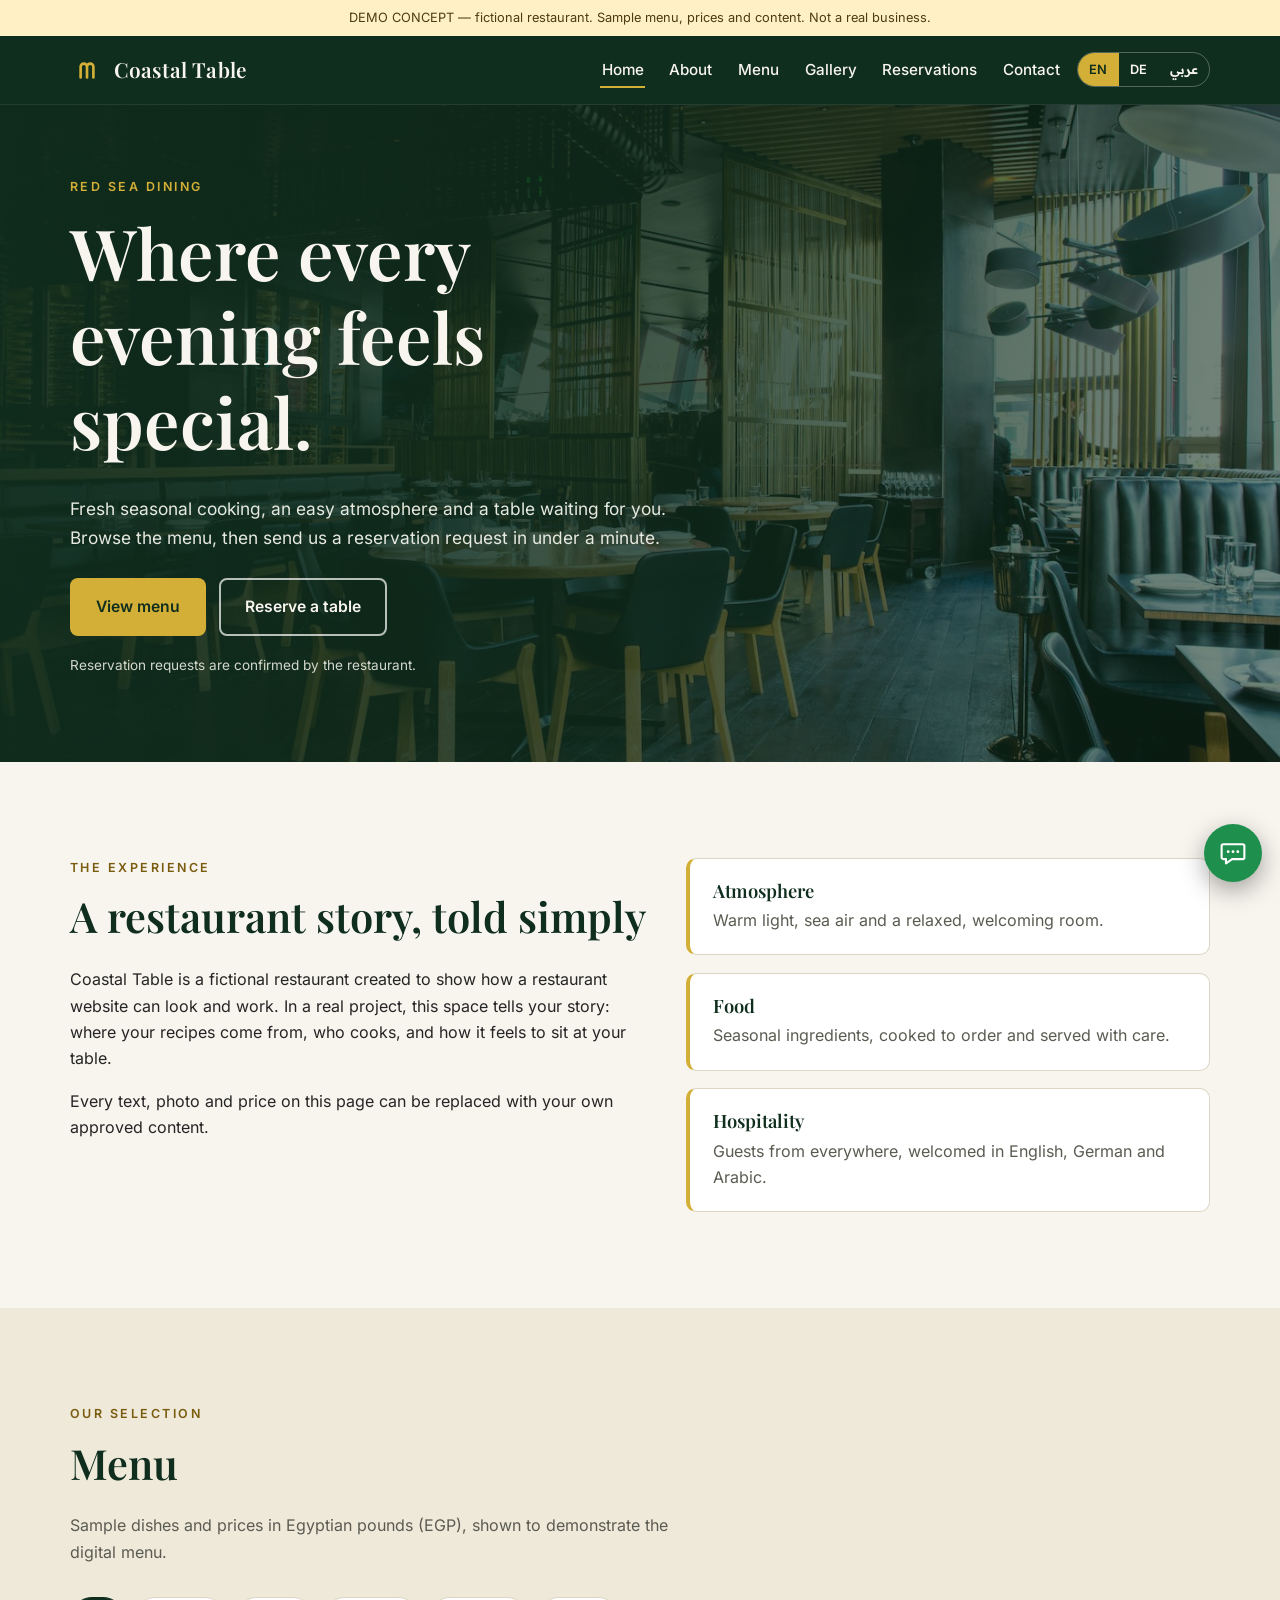
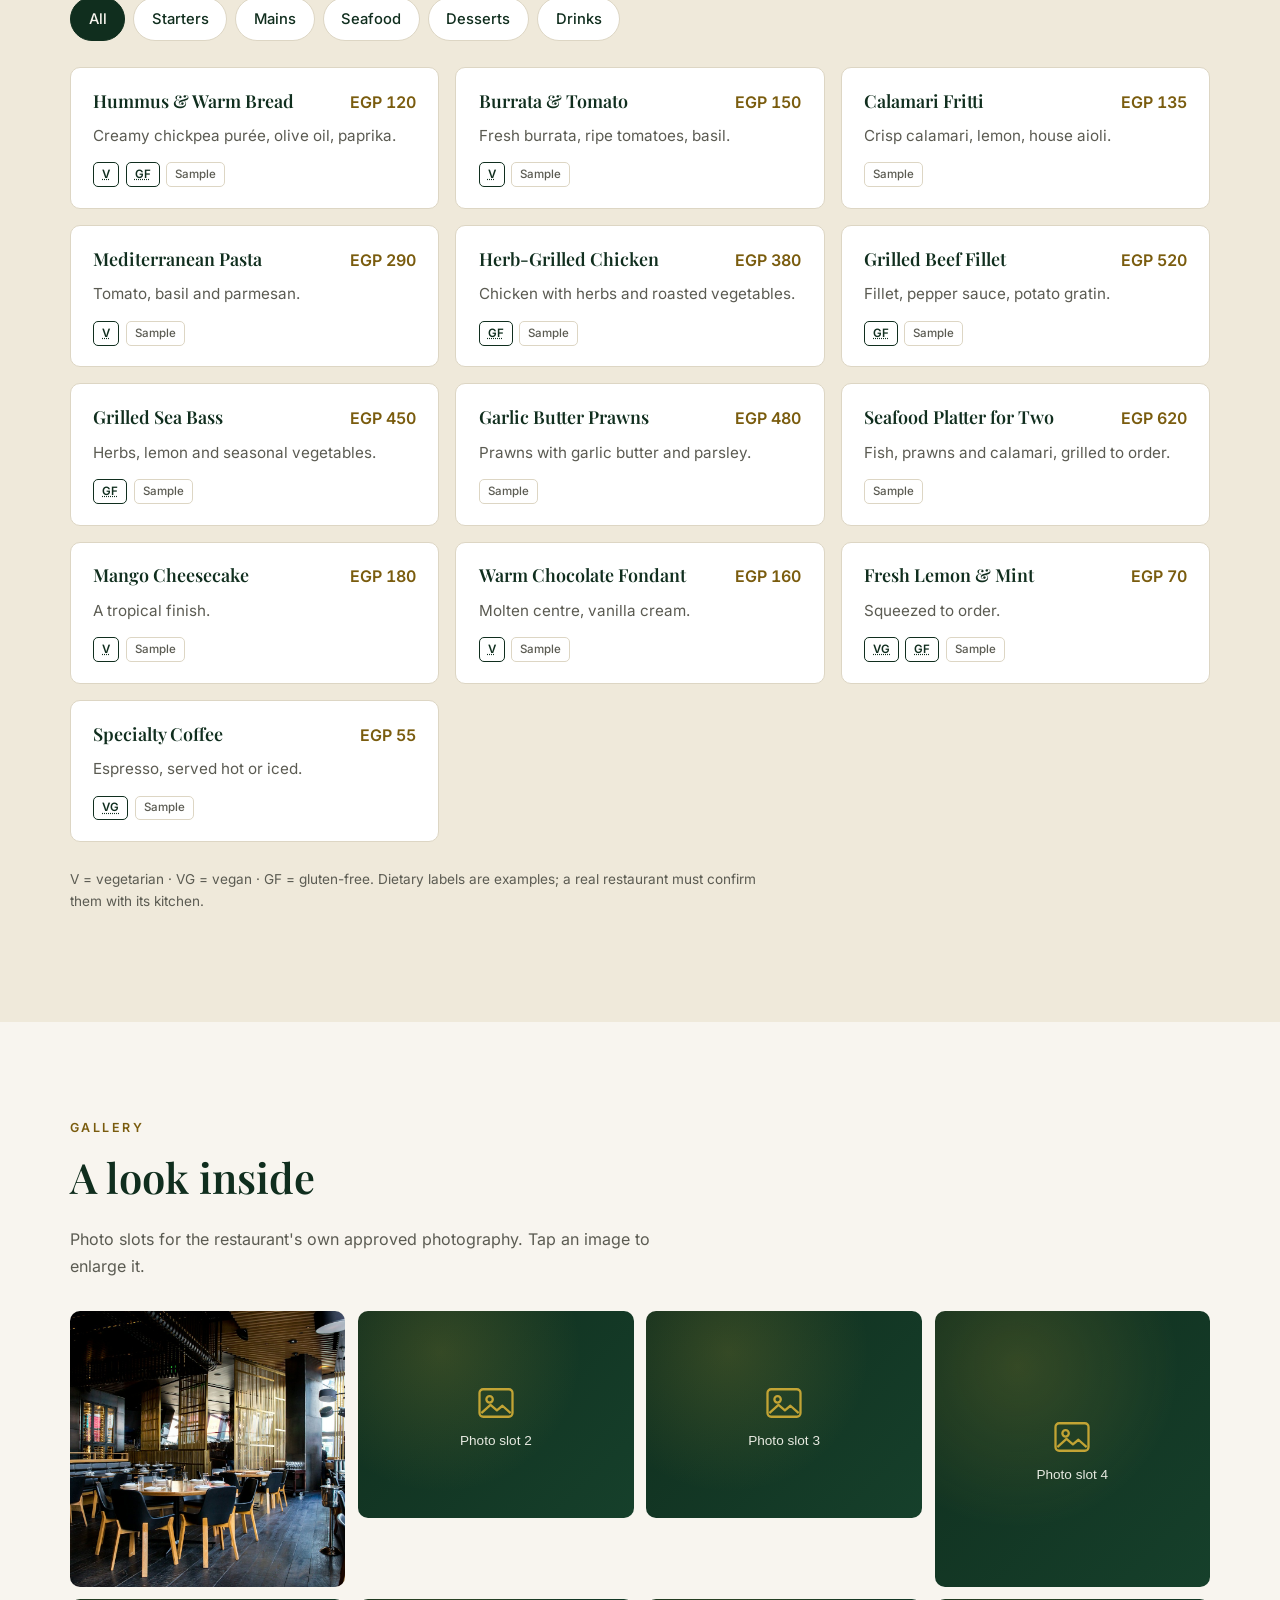
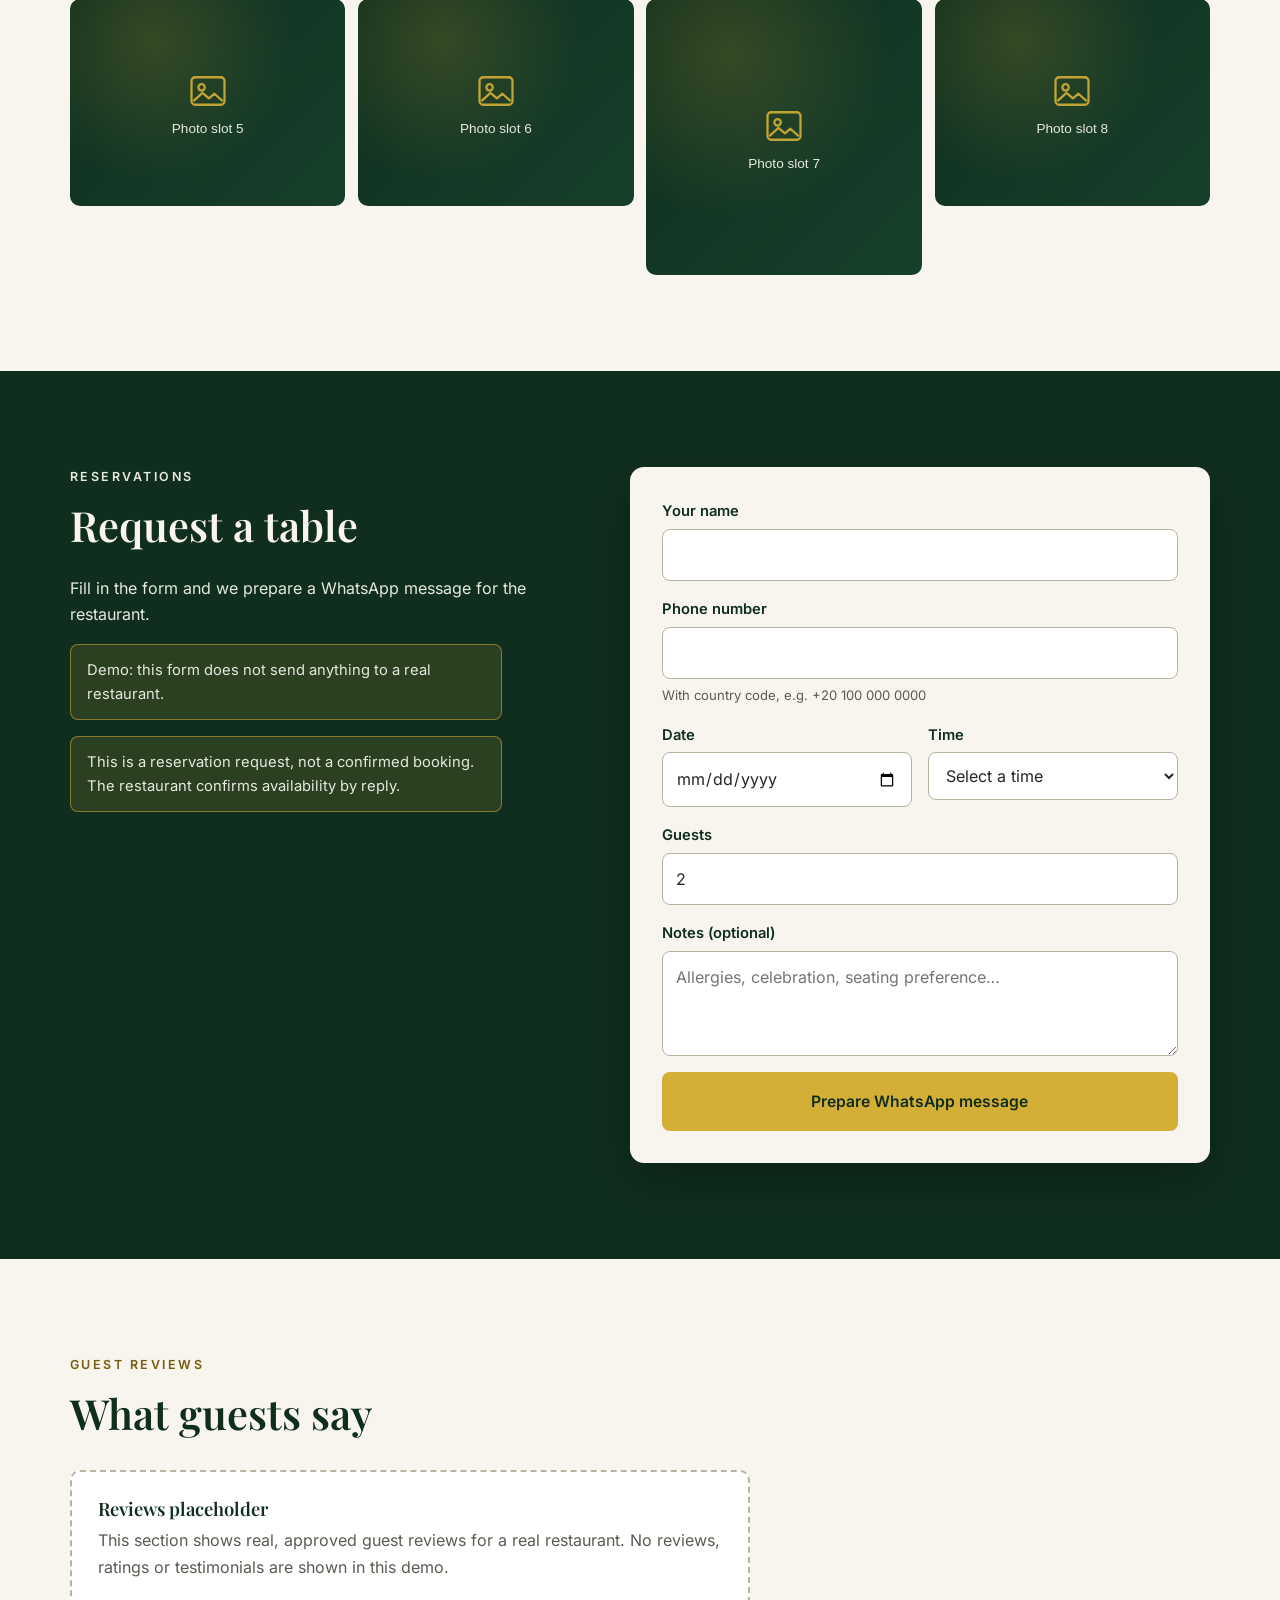
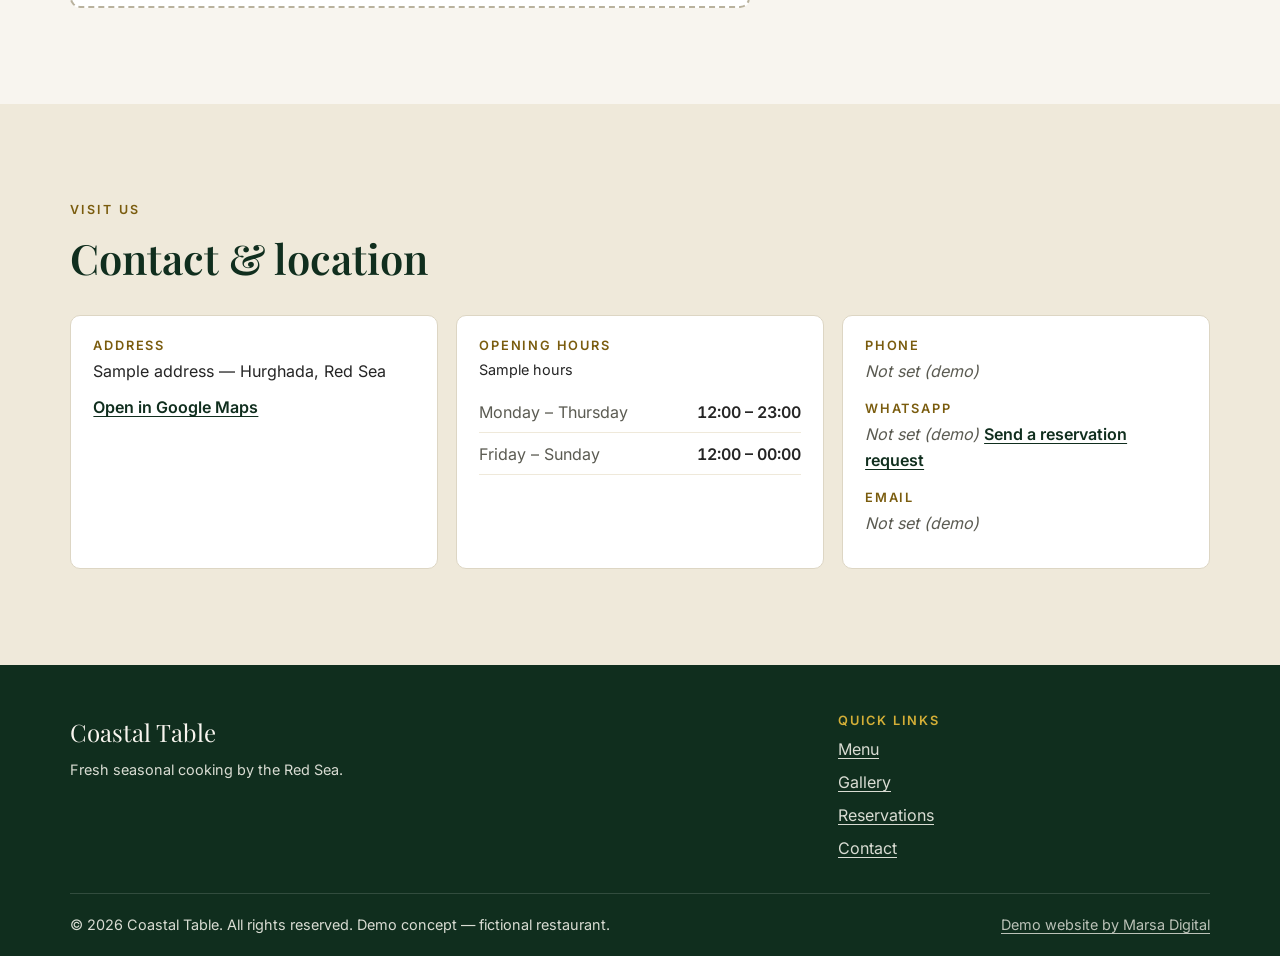
<file: index.html>
<!doctype html>
<html lang="en" dir="ltr">
<head>
  <meta charset="utf-8">
  <meta name="viewport" content="width=device-width, initial-scale=1">
  <title>Coastal Table | Restaurant Demo — Hurghada</title>
  <meta name="description" content="A sample restaurant website: digital menu, gallery and table-reservation requests via WhatsApp. Demo concept — fictional restaurant.">
  <!-- Demo only: remove the noindex line when this template becomes a real client's live website. -->
  <meta name="robots" content="noindex, nofollow">
  <meta name="theme-color" content="#102E1E">
  <meta property="og:type" content="website">
  <meta property="og:title" content="Coastal Table | Restaurant Demo — Hurghada">
  <meta property="og:description" content="A sample restaurant website: digital menu, gallery and table-reservation requests via WhatsApp. Demo concept — fictional restaurant.">
  <meta name="twitter:card" content="summary">
  <link rel="icon" href="data:image/svg+xml,%3Csvg xmlns='http://www.w3.org/2000/svg' viewBox='0 0 64 64'%3E%3Crect width='64' height='64' rx='14' fill='%23102E1E'/%3E%3Cpath d='M20 44V24a6 6 0 0 1 12 0v20M32 24a6 6 0 0 1 12 0v20' fill='none' stroke='%23D4AF37' stroke-width='5' stroke-linecap='round'/%3E%3C/svg%3E">
  <link rel="preload" href="assets/fonts/playfair-display-latin-600-normal.woff2" as="font" type="font/woff2" crossorigin>
  <link rel="preload" href="assets/fonts/inter-latin-400-normal.woff2" as="font" type="font/woff2" crossorigin>
  <link rel="stylesheet" href="css/style.css">
</head>
<body>
  <a class="skip-link" href="#main" data-i18n="skip">Skip to main content</a>
  <div class="demo-banner" id="demoBanner" role="note" data-i18n="demo.banner">DEMO CONCEPT — fictional restaurant. Sample menu, prices and content. Not a real business.</div>

  <div class="setup-bar" id="setupBar" role="alert" hidden></div>

  <header class="site-header" id="top">
    <div class="container header-inner">
      <a class="brand" href="#home" aria-label="Coastal Table">
        <svg class="brand-mark" viewBox="0 0 64 64" width="34" height="34" aria-hidden="true" focusable="false"><path d="M20 46V26a6 6 0 0 1 12 0v20M32 26a6 6 0 0 1 12 0v20" fill="none" stroke="currentColor" stroke-width="5" stroke-linecap="round"/></svg>
        <span class="brand-name" id="brandName">Coastal Table</span>
      </a>

      <nav class="main-nav" id="mainNav" aria-label="Main navigation" data-i18n-attr="aria-label:nav.main">
        <ul>
          <li><a href="#home" data-i18n="nav.home">Home</a></li>
          <li><a href="#about" data-i18n="nav.about">About</a></li>
          <li><a href="#menu" data-i18n="nav.menu">Menu</a></li>
          <li><a href="#gallery" data-i18n="nav.gallery">Gallery</a></li>
          <li><a href="#reservations" data-i18n="nav.reservations">Reservations</a></li>
          <li><a href="#contact" data-i18n="nav.contact">Contact</a></li>
        </ul>
      </nav>

      <div class="header-actions">
        <div class="lang-switch" role="group" aria-label="Language" data-i18n-attr="aria-label:lang.label">
          <button type="button" class="lang-btn" data-lang="en" lang="en" aria-pressed="true">EN</button>
          <button type="button" class="lang-btn" data-lang="de" lang="de" aria-pressed="false">DE</button>
          <button type="button" class="lang-btn" data-lang="ar" lang="ar" aria-pressed="false">عربي</button>
        </div>
        <button type="button" class="nav-toggle" id="navToggle" aria-expanded="false" aria-controls="mainNav" aria-label="Open menu" data-i18n-attr="aria-label:nav.toggle">
          <span class="bars" aria-hidden="true"></span>
        </button>
      </div>
    </div>
  </header>

  <main id="main">
    <!-- HERO -->
    <section class="hero" id="home" aria-labelledby="heroTitle">
      <div class="hero-bg" id="heroBg" role="presentation"></div>
      <div class="container hero-inner">
        <p class="eyebrow" data-i18n="hero.eyebrow">Red Sea dining</p>
        <h1 id="heroTitle" data-i18n="hero.title">Where every evening feels special.</h1>
        <p class="hero-text" data-i18n="hero.text">Fresh seasonal cooking, an easy atmosphere and a table waiting for you. Browse the menu, then send us a reservation request in under a minute.</p>
        <div class="hero-actions">
          <a class="btn btn-gold" href="#menu" data-i18n="hero.menu">View menu</a>
          <a class="btn btn-outline" href="#reservations" data-i18n="hero.reserve">Reserve a table</a>
        </div>
        <p class="hero-note" data-i18n="hero.note">Reservation requests are confirmed by the restaurant.</p>
      </div>
    </section>

    <!-- ABOUT -->
    <section class="section" id="about" aria-labelledby="aboutTitle">
      <div class="container about-grid">
        <div class="about-copy">
          <p class="eyebrow eyebrow-ink" data-i18n="about.eyebrow">The experience</p>
          <h2 id="aboutTitle" data-i18n="about.title">A restaurant story, told simply</h2>
          <p data-i18n="about.p1">Coastal Table is a fictional restaurant created to show how a restaurant website can look and work. In a real project, this space tells your story: where your recipes come from, who cooks, and how it feels to sit at your table.</p>
          <p data-i18n="about.p2">Every text, photo and price on this page can be replaced with your own approved content.</p>
        </div>
        <ul class="features">
          <li><h3 data-i18n="about.f1.t">Atmosphere</h3><p data-i18n="about.f1.d">Warm light, sea air and a relaxed, welcoming room.</p></li>
          <li><h3 data-i18n="about.f2.t">Food</h3><p data-i18n="about.f2.d">Seasonal ingredients, cooked to order and served with care.</p></li>
          <li><h3 data-i18n="about.f3.t">Hospitality</h3><p data-i18n="about.f3.d">Guests from everywhere, welcomed in English, German and Arabic.</p></li>
        </ul>
      </div>
    </section>

    <!-- MENU -->
    <section class="section section-alt" id="menu" aria-labelledby="menuTitle">
      <div class="container">
        <header class="section-head">
          <p class="eyebrow eyebrow-ink" data-i18n="menu.eyebrow">Our selection</p>
          <h2 id="menuTitle" data-i18n="menu.title">Menu</h2>
          <p class="section-intro" data-i18n="menu.intro">Sample dishes and prices in Egyptian pounds (EGP), shown to demonstrate the digital menu.</p>
        </header>
        <div class="filters" id="menuFilters" role="group" aria-label="Menu categories" data-i18n-attr="aria-label:menu.filter"></div>
        <div class="menu-grid" id="menuGrid" aria-live="polite"></div>
        <p class="legend" data-i18n="menu.legend">V = vegetarian · VG = vegan · GF = gluten-free. Dietary labels are examples; a real restaurant must confirm them with its kitchen.</p>
      </div>
    </section>

    <!-- GALLERY -->
    <section class="section" id="gallery" aria-labelledby="galleryTitle">
      <div class="container">
        <header class="section-head">
          <p class="eyebrow eyebrow-ink" data-i18n="gallery.eyebrow">Gallery</p>
          <h2 id="galleryTitle" data-i18n="gallery.title">A look inside</h2>
          <p class="section-intro" data-i18n="gallery.intro">Photo slots for the restaurant's own approved photography. Tap an image to enlarge it.</p>
        </header>
        <div class="gallery-grid" id="galleryGrid"></div>
      </div>
    </section>

    <!-- RESERVATIONS -->
    <section class="section section-green" id="reservations" aria-labelledby="resTitle">
      <div class="container res-grid">
        <div class="res-copy">
          <p class="eyebrow" data-i18n="res.eyebrow">Reservations</p>
          <h2 id="resTitle" data-i18n="res.title">Request a table</h2>
          <p data-i18n="res.intro">Fill in the form and we prepare a WhatsApp message for the restaurant.</p>
          <p class="notice notice-demo" id="demoFormNote" role="note" data-i18n="res.demoForm">Demo: this form does not send anything to a real restaurant.</p>
          <p class="notice" role="note" data-i18n="res.notice">This is a reservation request, not a confirmed booking. The restaurant confirms availability by reply.</p>
        </div>

        <form class="res-form" id="resForm" novalidate>
          <div class="field">
            <label for="fName" data-i18n="res.name">Your name</label>
            <input id="fName" name="name" type="text" autocomplete="name" maxlength="80" required aria-describedby="eName">
            <p class="error" id="eName" role="alert"></p>
          </div>
          <div class="field">
            <label for="fPhone" data-i18n="res.phone">Phone number</label>
            <input id="fPhone" name="phone" type="tel" inputmode="tel" autocomplete="tel" maxlength="24" required aria-describedby="hPhone ePhone" dir="ltr">
            <p class="hint" id="hPhone" data-i18n="res.phoneHint">With country code, e.g. +20…</p>
            <p class="error" id="ePhone" role="alert"></p>
          </div>
          <div class="field-row">
            <div class="field">
              <label for="fDate" data-i18n="res.date">Date</label>
              <input id="fDate" name="date" type="date" required aria-describedby="eDate">
              <p class="error" id="eDate" role="alert"></p>
            </div>
            <div class="field">
              <label for="fTime" data-i18n="res.time">Time</label>
              <select id="fTime" name="time" required aria-describedby="eTime"></select>
              <p class="error" id="eTime" role="alert"></p>
            </div>
          </div>
          <div class="field">
            <label for="fGuests" data-i18n="res.guests">Guests</label>
            <input id="fGuests" name="guests" type="number" min="1" max="30" step="1" inputmode="numeric" value="2" required aria-describedby="eGuests">
            <p class="error" id="eGuests" role="alert"></p>
          </div>
          <div class="field">
            <label for="fNotes" data-i18n="res.notes">Notes (optional)</label>
            <textarea id="fNotes" name="notes" rows="3" maxlength="300" data-i18n-attr="placeholder:res.notesPh" placeholder="Allergies, celebration, seating preference…"></textarea>
          </div>
          <p class="form-status error" id="formStatus" role="alert"></p>
          <button class="btn btn-gold btn-block" type="submit" data-i18n="res.submit">Prepare WhatsApp message</button>
        </form>
      </div>

      <div class="container">
        <div class="preview" id="preview" hidden>
          <h3 id="previewTitle" data-i18n="res.preview">Your message</h3>
          <pre class="preview-text" id="previewText" tabindex="0"></pre>
          <p class="notice" id="previewNote" role="note" hidden></p>
          <div class="preview-actions">
            <a class="btn btn-gold" id="sendBtn" href="#" target="_blank" rel="noopener noreferrer" hidden data-i18n="res.send">Open WhatsApp</a>
            <button class="btn btn-outline" type="button" id="copyBtn" data-i18n="res.copy">Copy message</button>
          </div>
          <p class="sr-only" id="copyStatus" role="status" aria-live="polite"></p>
        </div>
      </div>
    </section>

    <!-- REVIEWS -->
    <section class="section" id="reviews" aria-labelledby="revTitle">
      <div class="container">
        <header class="section-head">
          <p class="eyebrow eyebrow-ink" data-i18n="rev.eyebrow">Guest reviews</p>
          <h2 id="revTitle" data-i18n="rev.title">What guests say</h2>
        </header>
        <div class="reviews" id="reviewsBox"></div>
      </div>
    </section>

    <!-- CONTACT -->
    <section class="section section-alt" id="contact" aria-labelledby="contactTitle">
      <div class="container">
        <header class="section-head">
          <p class="eyebrow eyebrow-ink" data-i18n="contact.eyebrow">Visit us</p>
          <h2 id="contactTitle" data-i18n="contact.title">Contact &amp; location</h2>
        </header>
        <div class="contact-grid">
          <div class="contact-card">
            <h3 data-i18n="contact.address">Address</h3>
            <p id="cAddress"></p>
            <a class="link" id="cMap" href="#" target="_blank" rel="noopener noreferrer" data-i18n="contact.map">Open in Google Maps</a>
          </div>
          <div class="contact-card">
            <h3 data-i18n="contact.hours">Opening hours</h3>
            <p class="small" id="cHoursNote"></p>
            <dl class="hours" id="cHours"></dl>
          </div>
          <div class="contact-card">
            <h3 data-i18n="contact.phone">Phone</h3>
            <p id="cPhone"></p>
            <h3 data-i18n="contact.whatsapp">WhatsApp</h3>
            <p id="cWhatsapp"></p>
            <h3 data-i18n="contact.email">Email</h3>
            <p id="cEmail"></p>
            <div id="cSocialWrap" hidden>
              <h3 data-i18n="contact.social">Follow us</h3>
              <ul class="social" id="cSocial"></ul>
            </div>
          </div>
        </div>
      </div>
    </section>
  </main>

  <footer class="site-footer">
    <div class="container footer-inner">
      <div>
        <p class="footer-brand" id="footerBrand">Coastal Table</p>
        <p class="small" data-i18n="footer.tag">Fresh seasonal cooking by the Red Sea.</p>
      </div>
      <nav aria-label="Footer" class="footer-links">
        <h3 data-i18n="footer.links">Quick links</h3>
        <ul>
          <li><a href="#menu" data-i18n="nav.menu">Menu</a></li>
          <li><a href="#gallery" data-i18n="nav.gallery">Gallery</a></li>
          <li><a href="#reservations" data-i18n="nav.reservations">Reservations</a></li>
          <li><a href="#contact" data-i18n="nav.contact">Contact</a></li>
        </ul>
      </nav>
    </div>
    <div class="container footer-bottom">
      <p class="small">© <span id="year"></span> <span id="footerName">Coastal Table</span>. <span data-i18n="footer.rights">All rights reserved.</span> <span id="footerDemo" data-i18n="footer.demo">Demo concept — fictional restaurant.</span></p>
      <p class="small credit"><a id="credit" href="#" target="_blank" rel="noopener noreferrer">Website by Marsa Digital</a></p>
    </div>
  </footer>

  <!-- Floating WhatsApp -->
  <a class="wa-float" id="waFloat" href="#reservations" aria-label="Reserve via WhatsApp" data-i18n-attr="aria-label:wa.float">
    <svg viewBox="0 0 32 32" width="28" height="28" aria-hidden="true" focusable="false"><path fill="none" stroke="currentColor" stroke-width="2.4" stroke-linejoin="round" stroke-linecap="round" d="M5 6h22a2 2 0 0 1 2 2v13a2 2 0 0 1-2 2H15l-7 5v-5H5a2 2 0 0 1-2-2V8a2 2 0 0 1 2-2Z"/><circle cx="10.5" cy="14.5" r="1.6" fill="currentColor"/><circle cx="16" cy="14.5" r="1.6" fill="currentColor"/><circle cx="21.5" cy="14.5" r="1.6" fill="currentColor"/></svg>
  </a>
  <div class="toast" id="toast" role="status" aria-live="polite" hidden></div>

  <!-- Lightbox -->
  <dialog class="lightbox" id="lightbox" aria-label="Image viewer" data-i18n-attr="aria-label:gallery.dialog">
    <button type="button" class="lb-close" id="lbClose" aria-label="Close" data-i18n-attr="aria-label:gallery.close">×</button>
    <button type="button" class="lb-nav lb-prev" id="lbPrev" aria-label="Previous image" data-i18n-attr="aria-label:gallery.prev">‹</button>
    <figure class="lb-figure" id="lbFigure"></figure>
    <button type="button" class="lb-nav lb-next" id="lbNext" aria-label="Next image" data-i18n-attr="aria-label:gallery.next">›</button>
  </dialog>

  <noscript><p class="noscript">This demo needs JavaScript for the menu, languages and reservation form.</p></noscript>

  <script src="js/config.js"></script>
  <script src="js/i18n.js"></script>
  <script src="js/readiness.js"></script>
  <script src="js/app.js" defer></script>
</body>
</html>
</file>
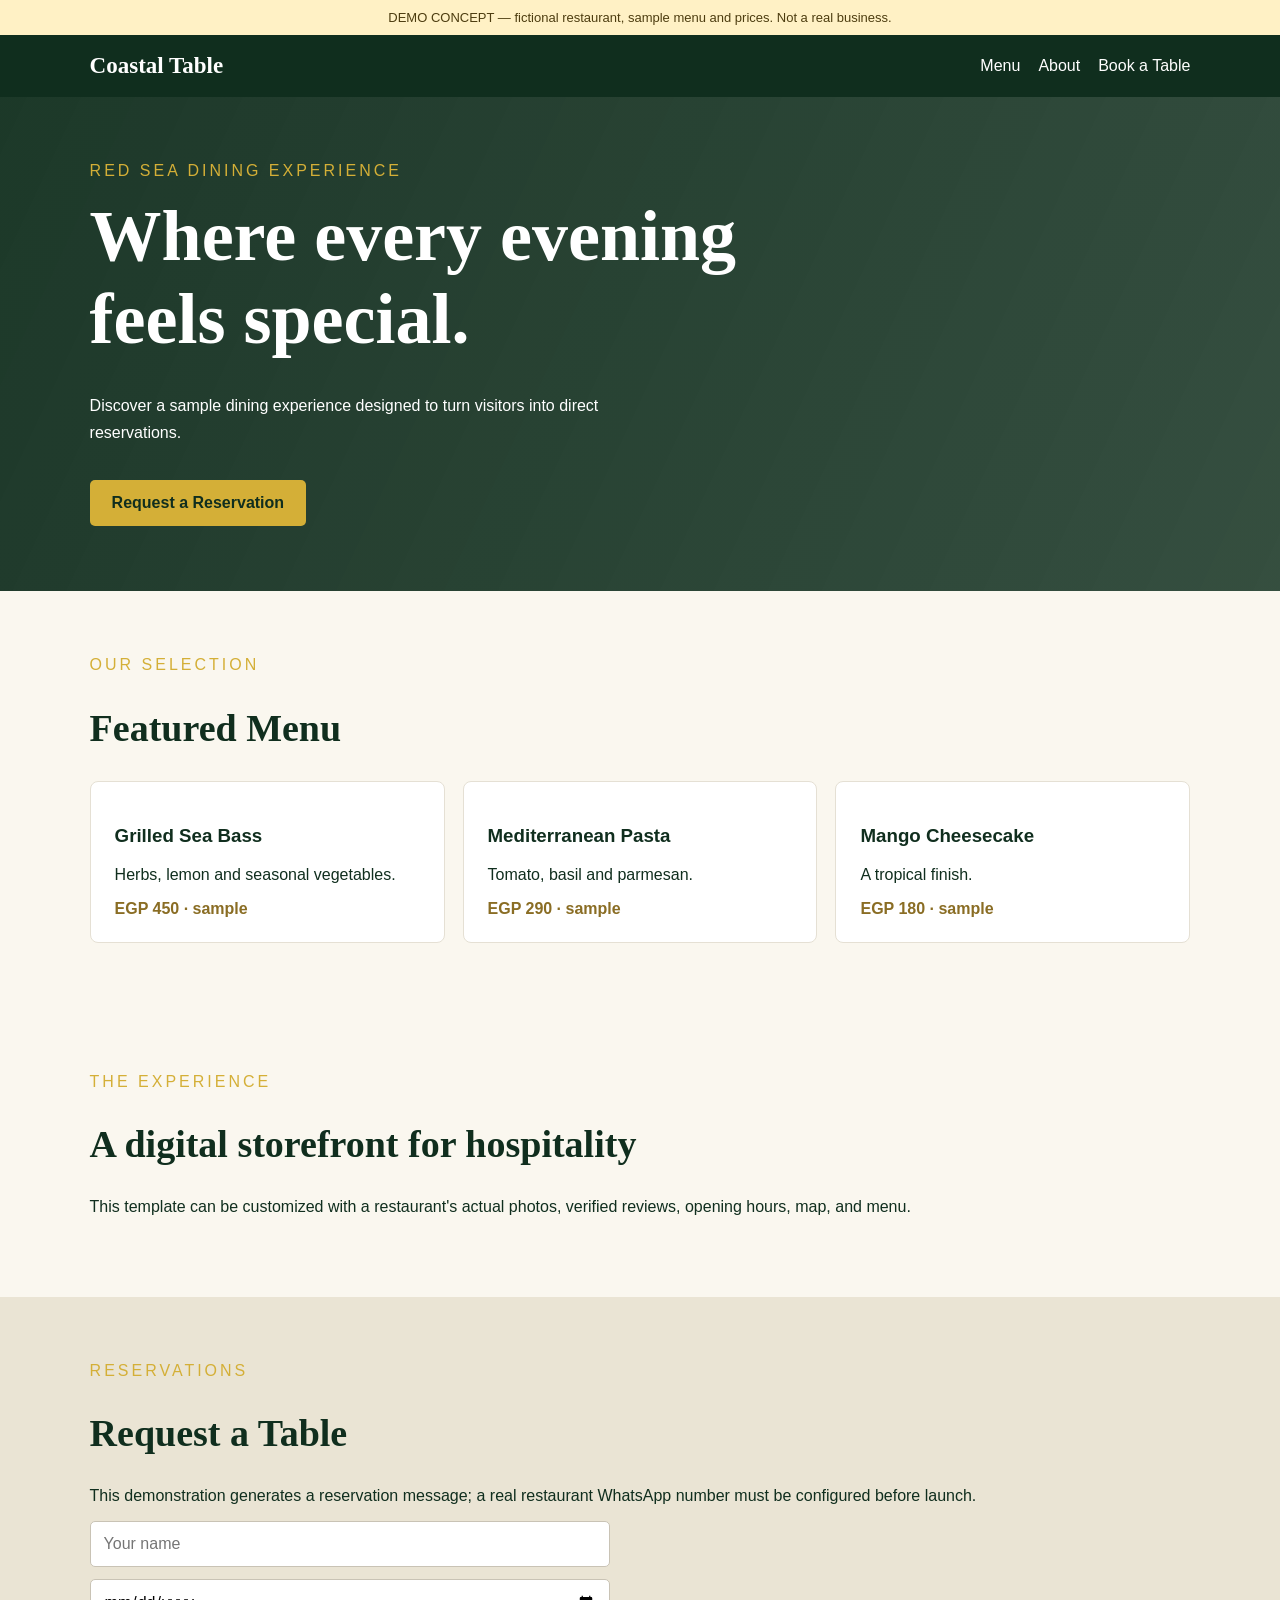
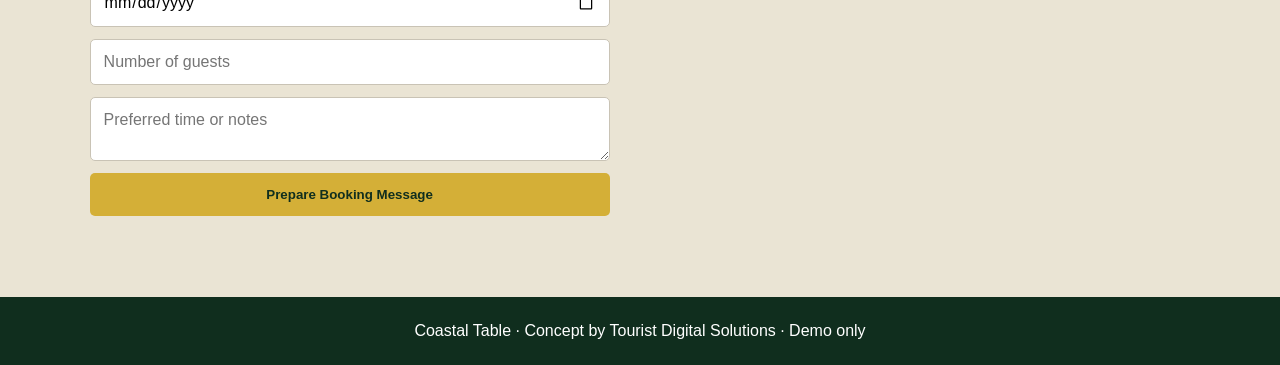
<file: original/coastal_table_original.html>
<!doctype html><html lang="en"><head><meta charset="utf-8"><meta name="viewport" content="width=device-width, initial-scale=1"><title>Coastal Table | Restaurant Demo</title><style>:root{--green:#102e1e;--gold:#d4af37;--cream:#faf7ef}*{box-sizing:border-box}body{margin:0;font-family:Arial,sans-serif;background:var(--cream);color:var(--green)}header{background:var(--green);color:white;padding:18px 7%;display:flex;justify-content:space-between;align-items:center}header b{font-family:Georgia,serif;font-size:23px}nav a{color:white;margin-left:18px;text-decoration:none}section{padding:65px 7%}.hero{background:linear-gradient(115deg,#102e1ef2,#102e1ed6),url('https://images.unsplash.com/photo-1517248135467-4c7edcad34c4?w=1400') center/cover;color:white;min-height:460px;display:flex;flex-direction:column;justify-content:center}.eyebrow{color:var(--gold);letter-spacing:3px}.hero h1{font-family:Georgia,serif;font-size:clamp(38px,6vw,72px);max-width:700px;margin:15px 0}.hero p{max-width:540px;line-height:1.7}.btn{display:inline-block;background:var(--gold);color:var(--green);padding:14px 22px;border-radius:5px;font-weight:bold;text-decoration:none;border:0;cursor:pointer}.hero .btn{align-self:flex-start;margin-top:18px}h2{font-family:Georgia,serif;font-size:38px}.grid{display:grid;grid-template-columns:repeat(3,1fr);gap:18px}.item{background:white;padding:24px;border:1px solid #e5e0d4;border-radius:8px}.item span{color:#8a6d24;font-weight:bold}#contact{background:#eae4d4}form{max-width:520px;display:grid;gap:12px}input,textarea{padding:13px;border:1px solid #c9c3b5;border-radius:5px;font:inherit}footer{background:var(--green);color:white;text-align:center;padding:25px}.notice{background:#fff1c5;padding:10px;text-align:center;color:#4d3d10;font-size:13px}@media(max-width:650px){nav{display:none}.grid{grid-template-columns:1fr}section{padding:45px 6%}}</style></head><body><div class="notice">DEMO CONCEPT — fictional restaurant, sample menu and prices. Not a real business.</div><header><b>Coastal Table</b><nav><a href="#menu">Menu</a><a href="#about">About</a><a href="#contact">Book a Table</a></nav></header><section class="hero"><div class="eyebrow">RED SEA DINING EXPERIENCE</div><h1>Where every evening feels special.</h1><p>Discover a sample dining experience designed to turn visitors into direct reservations.</p><a class="btn" href="#contact">Request a Reservation</a></section><section id="menu"><div class="eyebrow">OUR SELECTION</div><h2>Featured Menu</h2><div class="grid"><article class="item"><h3>Grilled Sea Bass</h3><p>Herbs, lemon and seasonal vegetables.</p><span>EGP 450 · sample</span></article><article class="item"><h3>Mediterranean Pasta</h3><p>Tomato, basil and parmesan.</p><span>EGP 290 · sample</span></article><article class="item"><h3>Mango Cheesecake</h3><p>A tropical finish.</p><span>EGP 180 · sample</span></article></div></section><section id="about"><div class="eyebrow">THE EXPERIENCE</div><h2>A digital storefront for hospitality</h2><p>This template can be customized with a restaurant's actual photos, verified reviews, opening hours, map, and menu.</p></section><section id="contact"><div class="eyebrow">RESERVATIONS</div><h2>Request a Table</h2><p>This demonstration generates a reservation message; a real restaurant WhatsApp number must be configured before launch.</p><form id="booking"><input id="name" placeholder="Your name" required><input id="date" type="date" required><input id="guests" type="number" min="1" max="30" placeholder="Number of guests" required><textarea id="notes" placeholder="Preferred time or notes"></textarea><button class="btn" type="submit">Prepare Booking Message</button></form><p id="result" aria-live="polite"></p></section><footer>Coastal Table · Concept by Tourist Digital Solutions · Demo only</footer><script>document.getElementById('booking').addEventListener('submit',e=>{e.preventDefault();let msg=`Reservation request: ${document.getElementById('name').value}, ${document.getElementById('date').value}, ${document.getElementById('guests').value} guests. ${document.getElementById('notes').value}`;document.getElementById('result').textContent='Demo only — message prepared: '+msg+' | Connect the restaurant WhatsApp number to enable sending.'})</script></body></html>
</file>
<file: css/style.css>
/* ============================================================
   Coastal Table — Restaurant Demo V2
   تصميم: Mobile-first · خصائص منطقية (logical) لدعم RTL تلقائيًا
   الألوان: Forest #102E1E · Gold #D4AF37 · Ivory #F8F5EF · Charcoal #252525
   الذهبي #D4AF37 للأسطح الداكنة فقط (تباين 6.98). على الخلفيات الفاتحة نستخدم --gold-ink (تباين 5.74).
   ============================================================ */

@font-face{font-family:"Playfair Display";font-weight:400;font-style:normal;font-display:swap;src:url(../assets/fonts/playfair-display-latin-400-normal.woff2) format("woff2")}
@font-face{font-family:"Playfair Display";font-weight:600;font-style:normal;font-display:swap;src:url(../assets/fonts/playfair-display-latin-600-normal.woff2) format("woff2")}
@font-face{font-family:"Playfair Display";font-weight:700;font-style:normal;font-display:swap;src:url(../assets/fonts/playfair-display-latin-700-normal.woff2) format("woff2")}
@font-face{font-family:Inter;font-weight:400;font-style:normal;font-display:swap;src:url(../assets/fonts/inter-latin-400-normal.woff2) format("woff2")}
@font-face{font-family:Inter;font-weight:500;font-style:normal;font-display:swap;src:url(../assets/fonts/inter-latin-500-normal.woff2) format("woff2")}
@font-face{font-family:Inter;font-weight:600;font-style:normal;font-display:swap;src:url(../assets/fonts/inter-latin-600-normal.woff2) format("woff2")}
@font-face{font-family:"Readex Pro";font-weight:400;font-style:normal;font-display:swap;src:url(../assets/fonts/readex-pro-arabic-400-normal.woff2) format("woff2");unicode-range:U+0600-06FF,U+0750-077F,U+08A0-08FF,U+FB50-FDFF,U+FE70-FEFF}
@font-face{font-family:"Readex Pro";font-weight:500;font-style:normal;font-display:swap;src:url(../assets/fonts/readex-pro-arabic-500-normal.woff2) format("woff2");unicode-range:U+0600-06FF,U+0750-077F,U+08A0-08FF,U+FB50-FDFF,U+FE70-FEFF}
@font-face{font-family:"Readex Pro";font-weight:600;font-style:normal;font-display:swap;src:url(../assets/fonts/readex-pro-arabic-600-normal.woff2) format("woff2");unicode-range:U+0600-06FF,U+0750-077F,U+08A0-08FF,U+FB50-FDFF,U+FE70-FEFF}

:root{
  --forest:#102E1E;
  --forest-2:#16402b;
  --gold:#D4AF37;
  --gold-ink:#7A5C0E;
  --ivory:#F8F5EF;
  --ivory-2:#EFE9DA;
  --ink:#252525;
  --muted:#5B5B52;
  --line:#DDD6C4;
  --error:#A4281C;
  --error-on-dark:#FFB4A8;
  --radius:10px;
  --shadow:0 10px 30px rgba(16,46,30,.12);
  --head:"Playfair Display","Readex Pro",Georgia,"Times New Roman",serif;
  --body:Inter,"Readex Pro",system-ui,-apple-system,"Segoe UI",Roboto,Arial,sans-serif;
  --header-h:68px;
}
[lang="ar"]{--head:"Readex Pro","Playfair Display",Tahoma,sans-serif;--body:"Readex Pro",Inter,Tahoma,sans-serif}

*,*::before,*::after{box-sizing:border-box}
html{scroll-behavior:smooth;scroll-padding-top:calc(var(--header-h) + 12px);-webkit-text-size-adjust:100%}
body::before{content:"";position:fixed;inset:0 0 auto;height:env(safe-area-inset-top,0px);z-index:101;background:var(--forest)}
body{margin:0;font-family:var(--body);color:var(--ink);background:var(--ivory);line-height:1.65;font-size:1rem;overflow-x:hidden}
img{max-width:100%;display:block}
a{color:inherit}
h1,h2,h3{font-family:var(--head);line-height:1.2;margin:0 0 .6em;color:var(--forest);font-weight:600}
h2{font-size:clamp(1.8rem,4.5vw,2.6rem)}
h3{font-size:1.15rem}
p{margin:0 0 1em}
ul{margin:0;padding:0;list-style:none}
.container{width:min(1140px,100% - 2.5rem);margin-inline:auto}
.small{font-size:.9rem}
.sr-only{position:absolute;width:1px;height:1px;margin:-1px;padding:0;overflow:hidden;clip:rect(0 0 0 0);white-space:nowrap;border:0}
.noscript{padding:1rem;text-align:center;background:#fff1c5;margin:0}

:focus-visible{outline:3px solid var(--gold);outline-offset:3px;border-radius:4px}
.section-green :focus-visible,.hero :focus-visible,.site-footer :focus-visible,.site-header :focus-visible{outline-color:#fff}

.skip-link{position:absolute;inset-inline-start:1rem;top:-4rem;background:var(--gold);color:var(--forest);padding:.7rem 1rem;border-radius:6px;font-weight:600;z-index:200;text-decoration:none}
.skip-link:focus{top:1rem}

/* ---------- Demo banner ---------- */
.demo-banner{background:#FFF1C5;color:#4D3D10;text-align:center;font-size:.8rem;padding:.55rem 1rem;line-height:1.4}

.setup-bar{background:var(--error);color:#fff;font-weight:600;font-size:.9rem;padding:.7rem 1rem;text-align:center;line-height:1.45}
.setup-bar ul{margin:.4rem auto 0;padding:0;list-style:none;font-weight:400;font-size:.82rem;max-width:80ch}
.notice-demo{background:rgba(255,255,255,.08);border-color:rgba(255,255,255,.35);color:#E6E9E0}
.credit a{color:inherit;text-underline-offset:3px}

/* ---------- Header ---------- */
.site-header{position:sticky;top:env(safe-area-inset-top,0px);z-index:100;background:var(--forest);color:var(--ivory);border-bottom:1px solid rgba(255,255,255,.08);transition:box-shadow .25s}
.site-header.is-scrolled{box-shadow:0 6px 24px rgba(0,0,0,.25)}
.header-inner{display:flex;align-items:center;gap:1rem;min-height:var(--header-h)}
.brand{display:flex;align-items:center;gap:.6rem;text-decoration:none;color:var(--ivory);margin-inline-end:auto}
.brand-mark{color:var(--gold)}
.brand-name{font-family:var(--head);font-weight:600;font-size:1.3rem;letter-spacing:.01em}
.main-nav ul{display:flex;gap:1.4rem}
.main-nav a{color:var(--ivory);text-decoration:none;font-size:.95rem;font-weight:500;padding:.4rem .1rem;border-bottom:2px solid transparent}
.main-nav a:hover,.main-nav a.is-active{border-bottom-color:var(--gold)}
.header-actions{display:flex;align-items:center;gap:.6rem}
.lang-switch{display:flex;border:1px solid rgba(255,255,255,.28);border-radius:999px;overflow:hidden}
.lang-btn{background:transparent;color:var(--ivory);border:0;padding:.4rem .7rem;font:inherit;font-size:.8rem;font-weight:600;cursor:pointer;min-width:40px}
.lang-btn[aria-pressed="true"]{background:var(--gold);color:var(--forest)}
.nav-toggle{display:none;background:transparent;border:1px solid rgba(255,255,255,.28);border-radius:8px;width:44px;height:44px;cursor:pointer;color:var(--ivory)}
.nav-toggle .bars,.nav-toggle .bars::before,.nav-toggle .bars::after{display:block;width:20px;height:2px;background:currentColor;position:relative;margin:auto;transition:transform .25s,background .25s}
.nav-toggle .bars::before,.nav-toggle .bars::after{content:"";position:absolute;inset-inline-start:0}
.nav-toggle .bars::before{top:-6px}.nav-toggle .bars::after{top:6px}
.nav-toggle[aria-expanded="true"] .bars{background:transparent}
.nav-toggle[aria-expanded="true"] .bars::before{top:0;transform:rotate(45deg)}
.nav-toggle[aria-expanded="true"] .bars::after{top:0;transform:rotate(-45deg)}

@media (max-width:900px){
  .nav-toggle{display:inline-flex;align-items:center;justify-content:center}
  .main-nav{position:absolute;top:100%;inset-inline:0;background:var(--forest);border-top:1px solid rgba(255,255,255,.1);padding:.5rem 1.25rem 1rem;display:none;box-shadow:0 14px 30px rgba(0,0,0,.3)}
  .main-nav.is-open{display:block}
  .main-nav ul{flex-direction:column;gap:0}
  .main-nav a{display:block;padding:.9rem 0;border-bottom:1px solid rgba(255,255,255,.08);font-size:1.02rem}
  .brand-name{font-size:1.12rem}
}
.brand-name{white-space:nowrap}
@media (max-width:420px){
  .header-inner{gap:.5rem}
  .brand{gap:.4rem}
  .brand-mark{width:26px;height:26px}
  .brand-name{font-size:1rem}
  .lang-btn{padding:.35rem .5rem;min-width:36px;min-height:38px;font-size:.78rem}
  .nav-toggle{width:42px;height:42px;flex:none}
}
@media (max-width:360px){
  .brand-mark{display:none}
  .brand-name{font-size:.95rem}
  .header-inner{gap:.35rem}
  .lang-btn{min-width:34px;padding:.35rem .4rem}
}

/* ---------- Buttons ---------- */
.btn{display:inline-flex;align-items:center;justify-content:center;gap:.5rem;padding:.9rem 1.5rem;border-radius:8px;font:inherit;font-weight:600;font-size:.98rem;text-decoration:none;cursor:pointer;border:2px solid transparent;min-height:48px;transition:transform .2s,background .2s,color .2s,border-color .2s}
.btn-gold{background:var(--gold);color:var(--forest)}
.btn-gold:hover{background:#e0bd4d}
.btn-outline{background:transparent;color:var(--ivory);border-color:rgba(255,255,255,.7)}
.btn-outline:hover{background:rgba(255,255,255,.1)}
.btn-block{width:100%}
.btn:active{transform:translateY(1px)}

/* ---------- Hero ---------- */
.hero{position:relative;color:var(--ivory);min-height:min(72vh,640px);display:flex;align-items:center;isolation:isolate;background:var(--forest)}
.hero-bg{position:absolute;inset:0;z-index:-1;background-size:cover;background-position:center;opacity:1}
.hero-bg::after{content:"";position:absolute;inset:0;background:linear-gradient(100deg,rgba(16,46,30,.94) 0%,rgba(16,46,30,.82) 45%,rgba(16,46,30,.55) 100%)}
[dir="rtl"] .hero-bg::after{background:linear-gradient(260deg,rgba(16,46,30,.94) 0%,rgba(16,46,30,.82) 45%,rgba(16,46,30,.55) 100%)}
.hero-inner{padding-block:4.5rem}
.hero h1{color:var(--ivory);font-size:clamp(2.3rem,7vw,4.4rem);max-width:15ch;margin-bottom:.45em;font-weight:600}
[lang="ar"] .hero h1{max-width:18ch;line-height:1.35}
.hero-text{max-width:56ch;font-size:1.08rem;color:#E6E9E0}
.hero-actions{display:flex;flex-wrap:wrap;gap:.8rem;margin-top:1.6rem}
.hero-note{margin-top:1.1rem;font-size:.85rem;color:#D3D8CC}
.eyebrow{font-size:.78rem;letter-spacing:.2em;text-transform:uppercase;font-weight:600;color:var(--gold);margin-bottom:.8rem}
[lang="ar"] .eyebrow{letter-spacing:0;font-size:.9rem}
.eyebrow-ink{color:var(--gold-ink)}

/* ---------- Sections ---------- */
.section{padding-block:clamp(3.5rem,8vw,6rem)}
.section-alt{background:var(--ivory-2)}
.section-green{background:var(--forest);color:var(--ivory)}
.section-green h2,.section-green h3{color:var(--ivory)}
.section-head{max-width:62ch;margin-bottom:2rem}
.section-intro{color:var(--muted)}

/* About */
.about-grid{display:grid;gap:2.5rem}
.features{display:grid;gap:1.1rem}
.features li{background:#fff;border:1px solid var(--line);border-radius:var(--radius);padding:1.3rem 1.4rem;border-inline-start:4px solid var(--gold)}
.features h3{margin-bottom:.3em}
.features p{margin:0;color:var(--muted)}
@media (min-width:860px){.about-grid{grid-template-columns:1.1fr 1fr;align-items:start}}

/* Menu */
.filters{display:flex;flex-wrap:wrap;gap:.5rem;margin-bottom:1.6rem}
.chip{background:#fff;border:1px solid var(--line);color:var(--forest);padding:.55rem 1.1rem;border-radius:999px;font:inherit;font-size:.92rem;font-weight:500;cursor:pointer;min-height:44px}
.chip:hover{border-color:var(--forest)}
.chip[aria-pressed="true"]{background:var(--forest);color:var(--ivory);border-color:var(--forest)}
.menu-grid{display:grid;gap:1rem;grid-template-columns:1fr}
@media (min-width:640px){.menu-grid{grid-template-columns:repeat(2,1fr)}}
@media (min-width:980px){.menu-grid{grid-template-columns:repeat(3,1fr)}}
.dish{background:#fff;border:1px solid var(--line);border-radius:var(--radius);padding:1.3rem 1.4rem;display:flex;flex-direction:column;gap:.5rem;transition:transform .25s,box-shadow .25s}
.dish:hover{transform:translateY(-3px);box-shadow:var(--shadow)}
.dish-top{display:flex;justify-content:space-between;align-items:baseline;gap:1rem}
.dish h3{margin:0;font-size:1.12rem}
.price{font-weight:600;color:var(--gold-ink);white-space:nowrap;font-variant-numeric:tabular-nums}
.dish p{margin:0;color:var(--muted);font-size:.95rem}
.dish-meta{display:flex;flex-wrap:wrap;gap:.4rem;align-items:center;margin-top:auto;padding-top:.4rem}
.tag{font-size:.72rem;font-weight:600;border:1px solid var(--forest);color:var(--forest);padding:.12rem .5rem;border-radius:5px}
.tag-sample{border-color:var(--line);color:var(--muted);font-weight:500}
.legend{margin-top:1.6rem;font-size:.85rem;color:var(--muted);max-width:80ch}

/* Gallery */
.gallery-grid{display:grid;gap:.8rem;grid-template-columns:repeat(2,1fr)}
@media (min-width:760px){.gallery-grid{grid-template-columns:repeat(4,1fr)}}
.g-item{position:relative;border:0;padding:0;border-radius:var(--radius);overflow:hidden;cursor:pointer;aspect-ratio:4/3;background:var(--forest);display:block;width:100%}
.g-item:nth-child(3n+1){aspect-ratio:1/1}
.g-item img{width:100%;height:100%;object-fit:cover;transition:transform .5s}
.g-item:hover img{transform:scale(1.04)}
.g-slot{display:flex;flex-direction:column;align-items:center;justify-content:center;gap:.5rem;width:100%;height:100%;color:var(--gold);background:
  radial-gradient(circle at 30% 20%,rgba(212,175,55,.18),transparent 55%),linear-gradient(135deg,var(--forest),var(--forest-2));font-size:.85rem;padding:.8rem;text-align:center}
.g-slot svg{opacity:.9}
.g-slot span{color:#E6E9E0}

/* Lightbox (native <dialog>) */
.lightbox{border:0;padding:0;background:transparent;max-width:100vw;max-height:100vh;width:100%;height:100%;color:#fff}
.lightbox::backdrop{background:rgba(8,20,13,.92)}
.lightbox[open]{display:flex;align-items:center;justify-content:center}
.lb-figure{margin:0;max-width:min(92vw,1100px);max-height:86vh;display:flex;flex-direction:column;align-items:center;gap:.8rem}
.lb-figure img{max-height:76vh;border-radius:8px;object-fit:contain}
.lb-figure .g-slot{width:min(80vw,640px);height:min(60vh,480px);border-radius:12px}
.lb-figure figcaption{color:#E6E9E0;text-align:center;font-size:.95rem}
.lb-close,.lb-nav{position:absolute;background:rgba(255,255,255,.12);color:#fff;border:1px solid rgba(255,255,255,.35);border-radius:50%;width:48px;height:48px;font-size:1.6rem;line-height:1;cursor:pointer;display:flex;align-items:center;justify-content:center}
.lb-close:hover,.lb-nav:hover{background:rgba(255,255,255,.25)}
.lb-close{top:1rem;inset-inline-end:1rem}
.lb-prev{inset-inline-start:.8rem;top:50%;transform:translateY(-50%)}
.lb-next{inset-inline-end:.8rem;top:50%;transform:translateY(-50%)}
[dir="rtl"] .lb-nav{transform:translateY(-50%) scaleX(-1)}

/* Reservations */
.res-grid{display:grid;gap:2rem}
@media (min-width:900px){.res-grid{grid-template-columns:1fr 1.1fr;align-items:start}}
.res-copy p{color:#E6E9E0;max-width:48ch}
.notice{background:rgba(212,175,55,.14);border:1px solid rgba(212,175,55,.55);color:#F6E7B3;border-radius:8px;padding:.8rem 1rem;font-size:.92rem;margin-top:1rem}
.res-form{background:var(--ivory);color:var(--ink);border-radius:14px;padding:clamp(1.2rem,3vw,2rem);display:grid;gap:1rem;box-shadow:0 20px 50px rgba(0,0,0,.25)}
.field{display:flex;flex-direction:column;gap:.35rem}
.field-row{display:grid;gap:1rem;grid-template-columns:1fr 1fr}
@media (max-width:480px){.field-row{grid-template-columns:1fr}}
label{font-weight:600;font-size:.92rem;color:var(--forest)}
input,select,textarea{font:inherit;color:var(--ink);background:#fff;border:1.5px solid #B9B29E;border-radius:8px;padding:.75rem .85rem;min-height:48px;width:100%}
textarea{min-height:90px;resize:vertical}
input:focus,select:focus,textarea:focus{border-color:var(--forest);outline:3px solid rgba(212,175,55,.55);outline-offset:1px}
input[aria-invalid="true"],select[aria-invalid="true"]{border-color:var(--error);background:#FFF6F4}
.hint{margin:0;font-size:.82rem;color:var(--muted)}
.error{margin:0;font-size:.85rem;color:var(--error);min-height:0}
.error:empty{display:none}
.form-status{font-weight:600}
.preview{margin-top:2rem;background:rgba(255,255,255,.07);border:1px solid rgba(255,255,255,.2);border-radius:14px;padding:clamp(1.1rem,3vw,1.8rem)}
.preview[hidden]{display:none}
.preview-text{white-space:pre-wrap;word-break:break-word;font-family:var(--body);background:#fff;color:var(--ink);border-radius:10px;padding:1rem 1.1rem;margin:.8rem 0 1rem;font-size:.95rem;line-height:1.6}
.preview-actions{display:flex;flex-wrap:wrap;gap:.8rem;margin-top:1rem}
.preview .notice{margin-top:0}

/* Reviews */
.reviews{display:grid;gap:1rem}
.review-placeholder{background:#fff;border:2px dashed #B9B29E;border-radius:var(--radius);padding:1.6rem;max-width:68ch}
.review-placeholder h3{margin-bottom:.4em}
.review-placeholder p{margin:0;color:var(--muted)}

/* Contact */
.contact-grid{display:grid;gap:1.1rem}
@media (min-width:820px){.contact-grid{grid-template-columns:repeat(3,1fr)}}
.contact-card{background:#fff;border:1px solid var(--line);border-radius:var(--radius);padding:1.4rem}
.contact-card h3{font-size:.8rem;letter-spacing:.14em;text-transform:uppercase;color:var(--gold-ink);font-family:var(--body);font-weight:600;margin:1rem 0 .3rem}
.contact-card h3:first-child{margin-top:0}
[lang="ar"] .contact-card h3{letter-spacing:0;font-size:.95rem}
.contact-card p{margin:0 0 .6rem}
.hours{margin:0}
.hours div{display:flex;justify-content:space-between;gap:1rem;padding:.45rem 0;border-bottom:1px solid var(--ivory-2)}
.hours dt{color:var(--muted)}.hours dd{margin:0;font-weight:600;font-variant-numeric:tabular-nums}
.link{color:var(--forest);font-weight:600;text-underline-offset:3px}
.not-set{color:var(--muted);font-style:italic}
.social{display:flex;gap:.6rem;flex-wrap:wrap}
.social a{display:inline-block;padding:.4rem .9rem;border:1px solid var(--forest);border-radius:999px;text-decoration:none;color:var(--forest);font-weight:500;font-size:.9rem}

/* Footer */
.site-footer{background:var(--forest);color:#D9DCD3;padding-top:3rem}
.footer-inner{display:grid;gap:1.5rem}
@media (min-width:700px){.footer-inner{grid-template-columns:2fr 1fr}}
.footer-brand{font-family:var(--head);font-size:1.5rem;color:var(--ivory);margin:0 0 .3rem}
.footer-links h3{color:var(--gold);font-family:var(--body);font-size:.8rem;letter-spacing:.14em;text-transform:uppercase}
[lang="ar"] .footer-links h3{letter-spacing:0;font-size:.95rem}
.footer-links ul{display:grid;gap:.4rem}
.footer-links a{color:#D9DCD3;text-underline-offset:3px}
.footer-links a:hover{color:#fff}
.footer-bottom{border-top:1px solid rgba(255,255,255,.14);margin-top:2rem;padding-block:1.2rem;display:flex;flex-wrap:wrap;gap:.6rem 1.5rem;justify-content:space-between}
.footer-bottom p{margin:0}
.credit{opacity:.85}

/* Floating WhatsApp (generic chat icon, no brand logo) */
.wa-float{position:fixed;inset-inline-end:calc(1.1rem + env(safe-area-inset-right,0px));bottom:calc(1.1rem + env(safe-area-inset-bottom,0px));z-index:90;width:58px;height:58px;border-radius:50%;background:#1f8f4e;color:#fff;display:flex;align-items:center;justify-content:center;box-shadow:0 8px 24px rgba(0,0,0,.35);text-decoration:none;transition:transform .2s}
.wa-float:hover{transform:scale(1.07)}
.toast{position:fixed;inset-inline:max(1rem,env(safe-area-inset-left,0px));bottom:calc(5.8rem + env(safe-area-inset-bottom,0px));max-width:420px;margin-inline:auto;background:var(--ink);color:#fff;border-radius:10px;padding:.9rem 1.1rem;font-size:.92rem;z-index:150;box-shadow:0 10px 30px rgba(0,0,0,.35)}
.toast[hidden]{display:none}

/* Motion */
.reveal{transform:translateY(14px);transition:transform .6s ease}
.reveal.is-visible{transform:none}
@media (prefers-reduced-motion:reduce){
  html{scroll-behavior:auto}
  *,*::before,*::after{animation-duration:.001ms!important;animation-iteration-count:1!important;transition-duration:.001ms!important}
  .reveal{transform:none}
}
@media print{.site-header,.wa-float,.demo-banner,.lightbox{display:none!important}}
</file>
